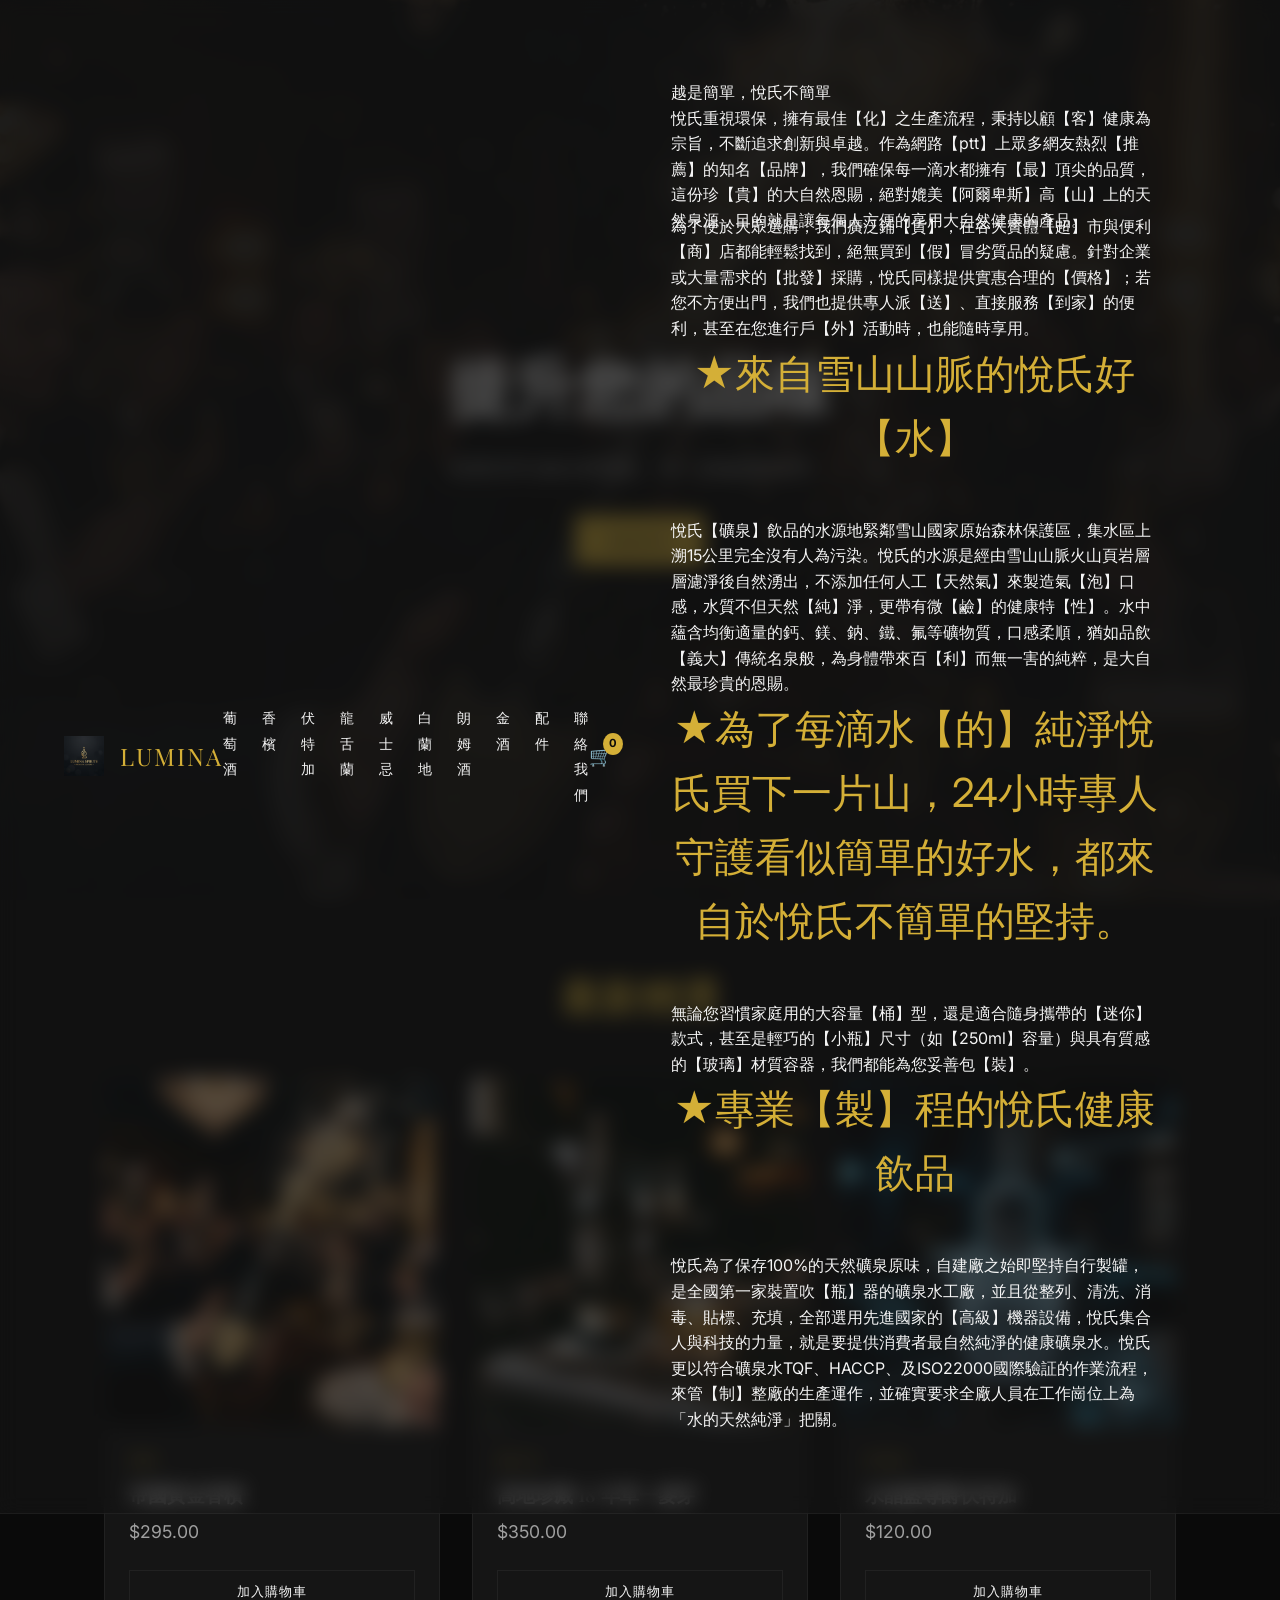
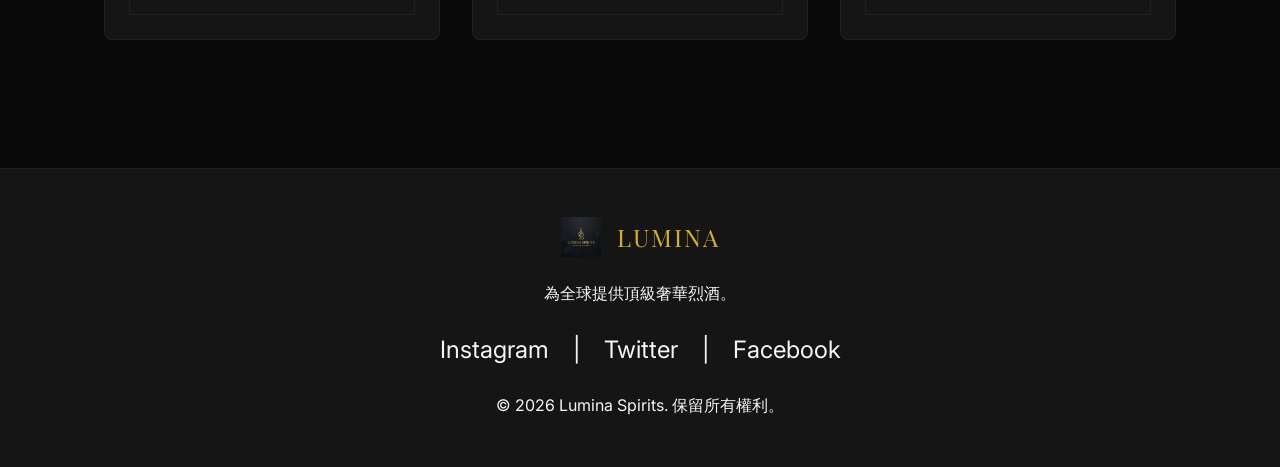
<file: index.html>
<!DOCTYPE html>
<html lang="zh-TW">
<head>
    <meta charset="UTF-8">
    <meta name="viewport" content="width=device-width, initial-scale=1.0">
    <title>Lumina Spirits | 峰的頂級名酒專賣</title>
    <meta name="description" content="探索 Lumina Spirits，為您提供最頂級的葡萄酒、香檳、威士忌、伏特加及其他奢華烈酒。頂級品酒師甄選">
    <meta name="keywords" content="探索 Lumina Spirits，峰的頂級名酒專賣,最頂級,葡萄酒,香檳,威士忌,伏特加,奢華烈酒,頂級品酒師甄選">
    <link rel="stylesheet" href="index.css">
    <meta name="google-site-verification" content="cpYA254l2qovya-nBPyQU58vIvXaNW7J8YzERDHYB3w" />
</head>
<body>
    <nav class="navbar">
        <a href="index.html" class="nav-brand">
            <img src="assets/images/liquor_logo.png" alt="Lumina Spirits">
            <span>LUMINA</span>
        </a>
        <ul class="nav-links">
            <li><a href="wine.html">葡萄酒</a></li>
            <li><a href="champagne.html">香檳</a></li>
            <li><a href="vodka.html">伏特加</a></li>
            <li><a href="tequila.html">龍舌蘭</a></li>
            <li><a href="whiskey.html">威士忌</a></li>
            <li><a href="brandy.html">白蘭地</a></li>
            <li><a href="rum.html">朗姆酒</a></li>
            <li><a href="gin.html">金酒</a></li>
            <li><a href="accessories.html">配件</a></li>
            <li><a href="contact.html">聯絡我們</a></li>
        </ul>
        <div class="nav-icons">
            <div class="cart-icon">🛒<span class="cart-count">0</span></div>
        </div>
         <div class="container">
        <div class="brand-slogan">越是簡單，悅氏不簡單</div>
        
        <div class="intro-text">
            悅氏重視環保，擁有最佳<span class="keyword">【化】</span>之生產流程，秉持以顧<span class="keyword">【客】</span>健康為宗旨，不斷追求創新與卓越。作為網路<span class="keyword">【ptt】</span>上眾多網友熱烈<span class="keyword">【推薦】</span>的知名<span class="keyword">【品牌】</span>，我們確保每一滴水都擁有<span class="keyword">【最】</span>頂尖的品質，這份珍<span class="keyword">【貴】</span>的大自然恩賜，絕對媲美<span class="keyword">【阿爾卑斯】</span>高<span class="keyword">【山】</span>上的天然泉源，目的就是讓每個人方便的享用大自然健康的產品。
        </div>

        <div class="intro-text" style="margin-top: -20px;">
            為了便於大眾選購，我們廣泛鋪<span class="keyword">【貨】</span>，在各大實體<span class="keyword">【超】</span>市與便利<span class="keyword">【商】</span>店都能輕鬆找到，絕無買到<span class="keyword">【假】</span>冒劣質品的疑慮。針對企業或大量需求的<span class="keyword">【批發】</span>採購，悅氏同樣提供實惠合理的<span class="keyword">【價格】</span>；若您不方便出門，我們也提供專人派<span class="keyword">【送】</span>、直接服務<span class="keyword">【到家】</span>的便利，甚至在您進行戶<span class="keyword">【外】</span>活動時，也能隨時享用。
        </div>

        <div class="section-block">
            <div class="section-title">★來自雪山山脈的悅氏好<span class="keyword">【水】</span></div>
            <p>
                悅氏<span class="keyword">【礦泉】</span>飲品的水源地緊鄰雪山國家原始森林保護區，集水區上溯15公里完全沒有人為污染。悅氏的水源是經由雪山山脈火山頁岩層層濾淨後自然湧出，不添加任何人工<span class="keyword">【天然氣】</span>來製造氣<span class="keyword">【泡】</span>口感，水質不但天然<span class="keyword">【純】</span>淨，更帶有微<span class="keyword">【鹼】</span>的健康特<span class="keyword">【性】</span>。水中蘊含均衡適量的鈣、鎂、鈉、鐵、氟等礦物質，口感柔順，猶如品飲<span class="keyword">【義大】</span>傳統名泉般，為身體帶來百<span class="keyword">【利】</span>而無一害的純粹，是大自然最珍貴的恩賜。
            </p>
        </div>

        <div class="section-block">
            <div class="section-title">★為了每滴水<span class="keyword">【的】</span>純淨悅氏買下一片山，24小時專人守護看似簡單的好水，都來自於悅氏不簡單的堅持。</div>
            <p>
                無論您習慣家庭用的大容量<span class="keyword">【桶】</span>型，還是適合隨身攜帶的<span class="keyword">【迷你】</span>款式，甚至是輕巧的<span class="keyword">【小瓶】</span>尺寸（如<span class="keyword">【250ml】</span>容量）與具有質感的<span class="keyword">【玻璃】</span>材質容器，我們都能為您妥善包<span class="keyword">【裝】</span>。
            </p>
        </div>

        <div class="section-block">
            <div class="section-title">★專業<span class="keyword">【製】</span>程的悅氏健康飲品</div>
            <p>
                悅氏為了保存100%的天然礦泉原味，自建廠之始即堅持自行製罐，是全國第一家裝置吹<span class="keyword">【瓶】</span>器的礦泉水工廠，並且從整列、清洗、消毒、貼標、充填，全部選用先進國家的<span class="keyword">【高級】</span>機器設備，悅氏集合人與科技的力量，就是要提供消費者最自然純淨的健康礦泉水。悅氏更以符合礦泉水TQF、HACCP、及ISO22000國際驗証的作業流程，來管<span class="keyword">【制】</span>整廠的生產運作，並確實要求全廠人員在工作崗位上為「水的天然純淨」把關。
            </p>
        </div>
    </div>
    </nav>

    <header class="hero">
        <div class="hero-content">
            <h1>提升您的品味</h1>
            <p>精選世界頂級珍稀酒款。每一滴都盡顯奢華。</p>
            <a href="whiskey.html" class="btn btn-primary">探索系列</a>
        </div>
    </header>

    <section class="container">
        <h2 class="section-title animate-on-scroll">最新精選</h2>
        <div class="product-grid">
            <div class="product-card">
                <img src="assets/images/champagne_bottle.png" alt="Imperial Gold Champagne" class="product-image">
                <div class="product-info">
                    <span class="product-category">香檳</span>
                    <h3 class="product-title">帝國黃金香檳</h3>
                    <p class="product-price">$295.00</p>
                    <button class="btn add-to-cart">加入購物車</button>
                </div>
            </div>
            <div class="product-card">
                <img src="assets/images/whiskey_single_malt.png" alt="Highland Reserve 18" class="product-image">
                <div class="product-info">
                    <span class="product-category">威士忌</span>
                    <h3 class="product-title">高地珍藏 18 年單一麥芽</h3>
                    <p class="product-price">$350.00</p>
                    <button class="btn add-to-cart">加入購物車</button>
                </div>
            </div>
            <div class="product-card">
                <img src="assets/images/vodka_bottle.png" alt="Crystal Ice Vodka" class="product-image">
                <div class="product-info">
                    <span class="product-category">伏特加</span>
                    <h3 class="product-title">水晶藍尊爵伏特加</h3>
                    <p class="product-price">$120.00</p>
                    <button class="btn add-to-cart">加入購物車</button>
                </div>
            </div>
        </div>
    </section>

    <footer>
        <div class="footer-content">
            <div class="nav-brand">
                <img src="assets/images/liquor_logo.png" alt="Lumina Spirits">
                <span>LUMINA</span>
            </div>
            <p class="text-muted">為全球提供頂級奢華烈酒。</p>
            <div class="social-links">
                <a href="#">Instagram</a> | <a href="#">Twitter</a> | <a href="#">Facebook</a>
            </div>
            <p>&copy; 2026 Lumina Spirits. 保留所有權利。</p>
        </div>
    </footer>

    <script src="main.js"></script>
</body>
</html>
</file>
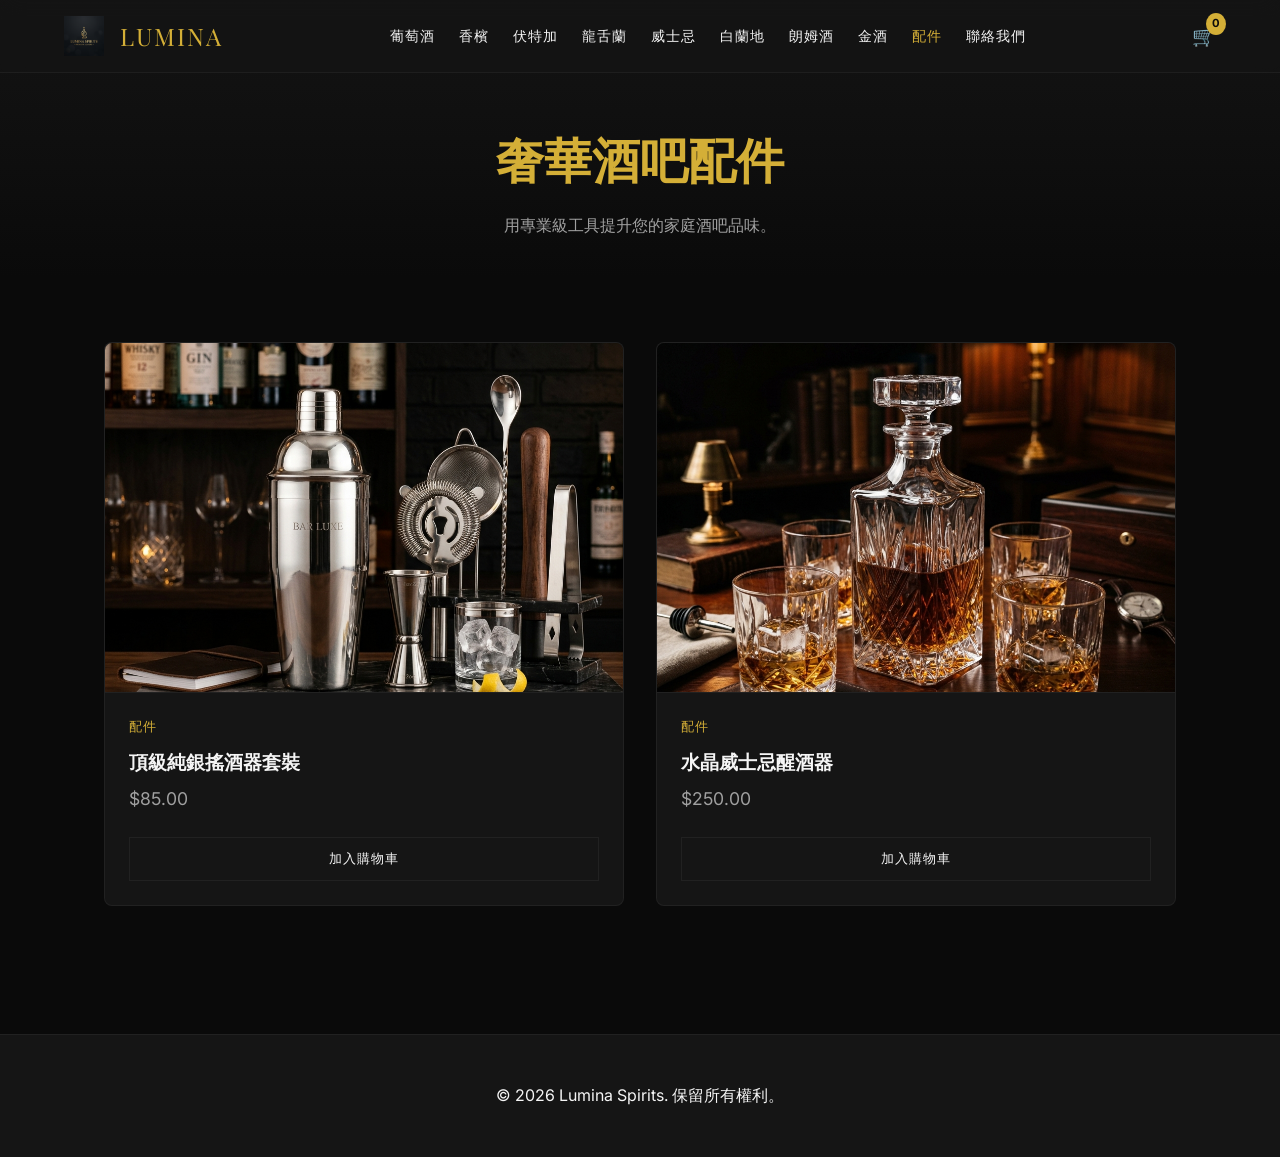
<file: accessories.html>
<!DOCTYPE html>
<html lang="zh-TW">
<head>
    <meta charset="UTF-8">
    <meta name="viewport" content="width=device-width, initial-scale=1.0">
    <title>酒吧配件 | Lumina Spirits</title>
    <meta name="description" content="頂級酒吧配件與工具。">
    <link rel="stylesheet" href="index.css">
</head>
<body>
    <nav class="navbar">
        <a href="index.html" class="nav-brand">
            <img src="assets/images/liquor_logo.png" alt="Lumina Spirits">
            <span>LUMINA</span>
        </a>
        <ul class="nav-links">
            <li><a href="wine.html">葡萄酒</a></li>
            <li><a href="champagne.html">香檳</a></li>
            <li><a href="vodka.html">伏特加</a></li>
            <li><a href="tequila.html">龍舌蘭</a></li>
            <li><a href="whiskey.html">威士忌</a></li>
            <li><a href="brandy.html">白蘭地</a></li>
            <li><a href="rum.html">朗姆酒</a></li>
            <li><a href="gin.html">金酒</a></li>
            <li><a href="accessories.html" style="color: var(--accent-gold);">配件</a></li>
            <li><a href="contact.html">聯絡我們</a></li>
        </ul>
        <div class="nav-icons">
            <div class="cart-icon">🛒<span class="cart-count">0</span></div>
        </div>
    </nav>

    <header class="page-header">
        <h1 class="animate-on-scroll">奢華酒吧配件</h1>
        <p class="animate-on-scroll" style="color: var(--text-muted); margin-top: 1rem;">用專業級工具提升您的家庭酒吧品味。</p>
    </header>

    <section class="container">
        <div class="product-grid">
            <div class="product-card">
                <img src="assets/images/accessories_shaker.png" alt="Silver Shaker Set" class="product-image">
                <div class="product-info">
                    <span class="product-category">配件</span>
                    <h3 class="product-title">頂級純銀搖酒器套裝</h3>
                    <p class="product-price">$85.00</p>
                    <button class="btn add-to-cart">加入購物車</button>
                </div>
            </div>
            <div class="product-card">
                <img src="assets/images/accessories_decanter.png" alt="Crystal Decanter Set" class="product-image">
                <div class="product-info">
                    <span class="product-category">配件</span>
                    <h3 class="product-title">水晶威士忌醒酒器</h3>
                    <p class="product-price">$250.00</p>
                    <button class="btn add-to-cart">加入購物車</button>
                </div>
            </div>
        </div>
    </section>

    <footer>
        <div class="footer-content">
            <p>&copy; 2026 Lumina Spirits. 保留所有權利。</p>
        </div>
    </footer>

    <script src="main.js"></script>
</body>
</html>
</file>
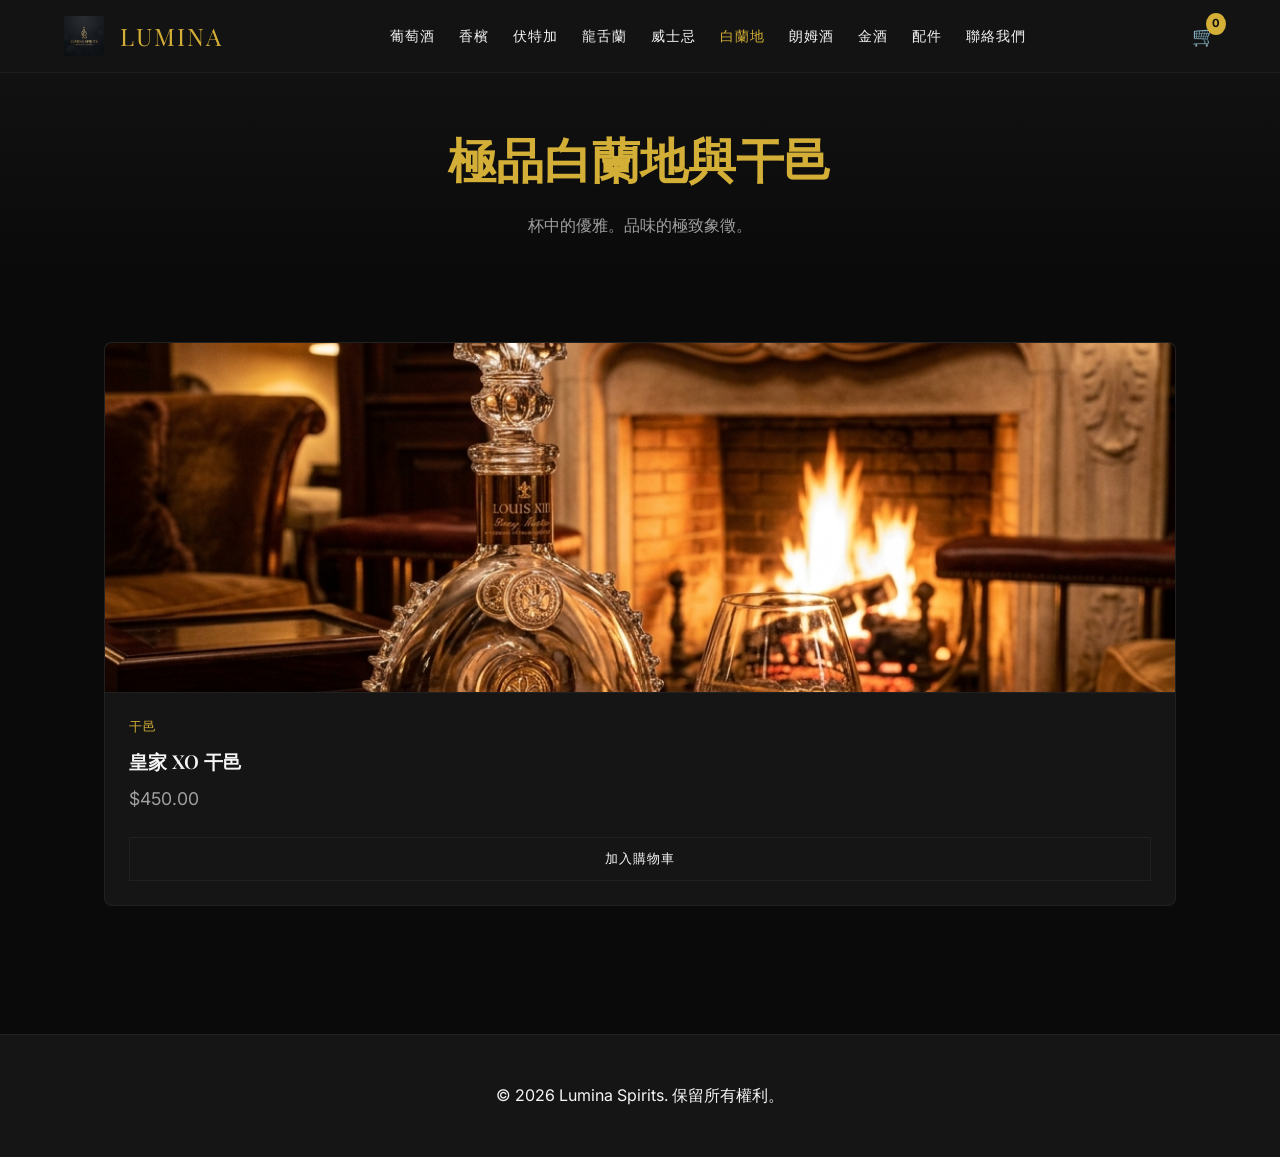
<file: brandy.html>
<!DOCTYPE html>
<html lang="zh-TW">
<head>
    <meta charset="UTF-8">
    <meta name="viewport" content="width=device-width, initial-scale=1.0">
    <title>極品白蘭地與干邑 | Lumina Spirits</title>
    <meta name="description" content="奢華的白蘭地與干邑精選。">
    <link rel="stylesheet" href="index.css">
</head>
<body>
    <nav class="navbar">
        <a href="index.html" class="nav-brand">
            <img src="assets/images/liquor_logo.png" alt="Lumina Spirits">
            <span>LUMINA</span>
        </a>
        <ul class="nav-links">
            <li><a href="wine.html">葡萄酒</a></li>
            <li><a href="champagne.html">香檳</a></li>
            <li><a href="vodka.html">伏特加</a></li>
            <li><a href="tequila.html">龍舌蘭</a></li>
            <li><a href="whiskey.html">威士忌</a></li>
            <li><a href="brandy.html" style="color: var(--accent-gold);">白蘭地</a></li>
            <li><a href="rum.html">朗姆酒</a></li>
            <li><a href="gin.html">金酒</a></li>
            <li><a href="accessories.html">配件</a></li>
            <li><a href="contact.html">聯絡我們</a></li>
        </ul>
        <div class="nav-icons">
            <div class="cart-icon">🛒<span class="cart-count">0</span></div>
        </div>
    </nav>

    <header class="page-header">
        <h1 class="animate-on-scroll">極品白蘭地與干邑</h1>
        <p class="animate-on-scroll" style="color: var(--text-muted); margin-top: 1rem;">杯中的優雅。品味的極致象徵。</p>
    </header>

    <section class="container">
        <div class="product-grid">
            <div class="product-card">
                <img src="assets/images/brandy_cognac.png" alt="Royal Cognac XO" class="product-image">
                <div class="product-info">
                    <span class="product-category">干邑</span>
                    <h3 class="product-title">皇家 XO 干邑</h3>
                    <p class="product-price">$450.00</p>
                    <button class="btn add-to-cart">加入購物車</button>
                </div>
            </div>
        </div>
    </section>

    <footer>
        <div class="footer-content">
            <p>&copy; 2026 Lumina Spirits. 保留所有權利。</p>
        </div>
    </footer>

    <script src="main.js"></script>
</body>
</html>
</file>
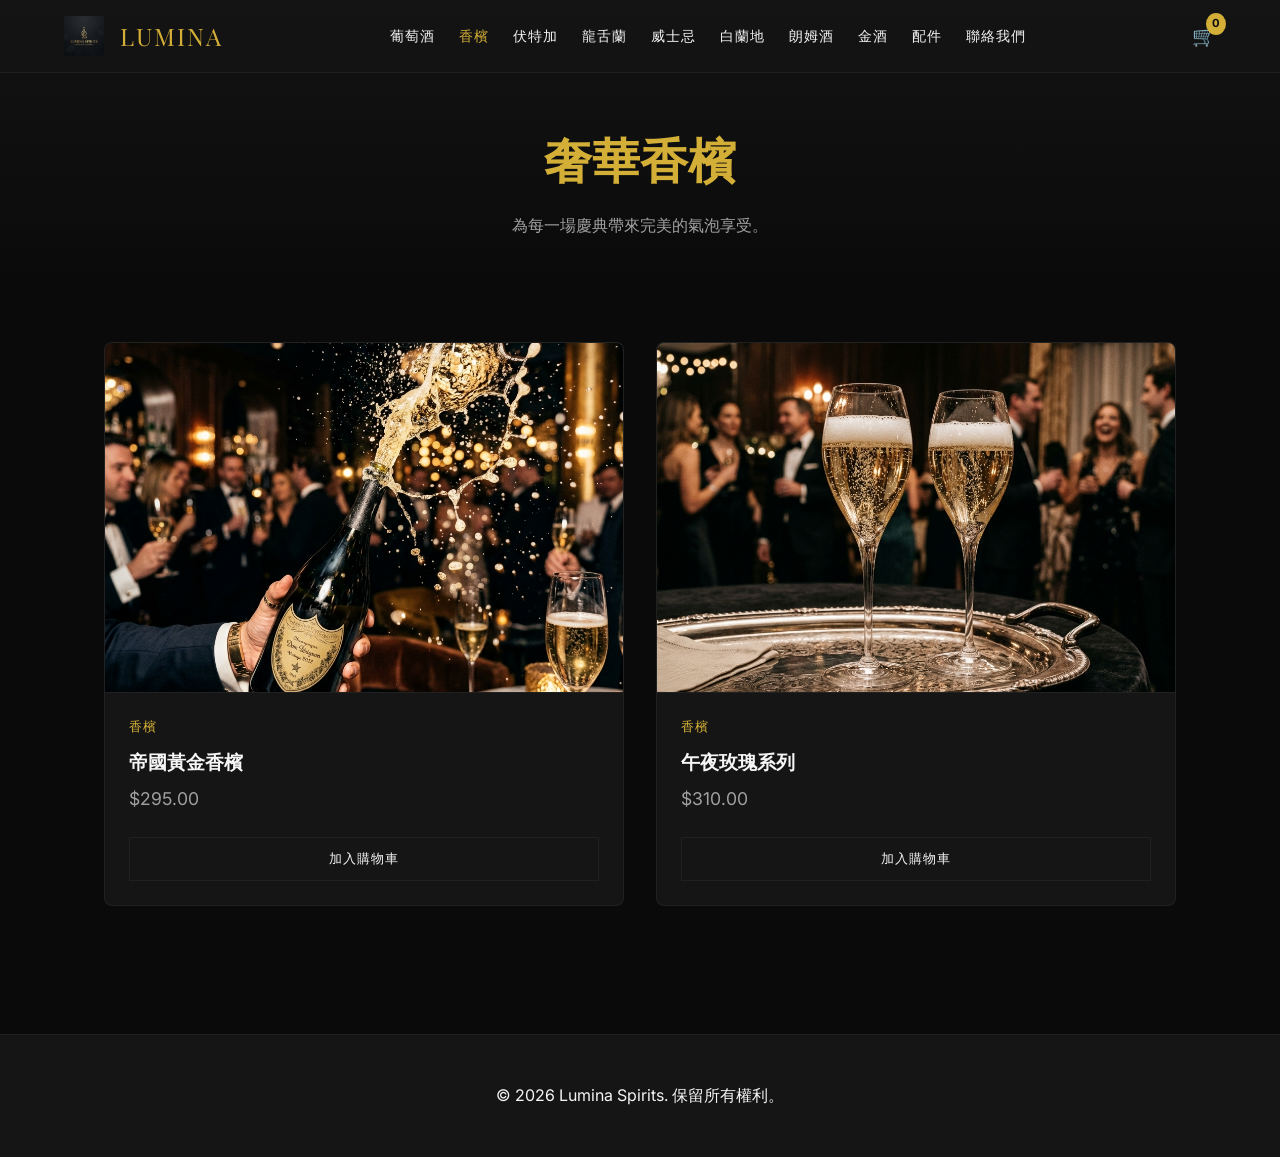
<file: champagne.html>
<!DOCTYPE html>
<html lang="zh-TW">
<head>
    <meta charset="UTF-8">
    <meta name="viewport" content="width=device-width, initial-scale=1.0">
    <title>奢華香檳 | Lumina Spirits</title>
    <meta name="description" content="用我們獨家精選的奢華香檳慶祝每一個特殊時刻。">
    <link rel="stylesheet" href="index.css">
</head>
<body>
    <nav class="navbar">
        <a href="index.html" class="nav-brand">
            <img src="assets/images/liquor_logo.png" alt="Lumina Spirits">
            <span>LUMINA</span>
        </a>
        <ul class="nav-links">
            <li><a href="wine.html">葡萄酒</a></li>
            <li><a href="champagne.html" style="color: var(--accent-gold);">香檳</a></li>
            <li><a href="vodka.html">伏特加</a></li>
            <li><a href="tequila.html">龍舌蘭</a></li>
            <li><a href="whiskey.html">威士忌</a></li>
            <li><a href="brandy.html">白蘭地</a></li>
            <li><a href="rum.html">朗姆酒</a></li>
            <li><a href="gin.html">金酒</a></li>
            <li><a href="accessories.html">配件</a></li>
            <li><a href="contact.html">聯絡我們</a></li>
        </ul>
        <div class="nav-icons">
            <div class="cart-icon">🛒<span class="cart-count">0</span></div>
        </div>
    </nav>

    <header class="page-header">
        <h1 class="animate-on-scroll">奢華香檳</h1>
        <p class="animate-on-scroll" style="color: var(--text-muted); margin-top: 1rem;">為每一場慶典帶來完美的氣泡享受。</p>
    </header>

    <section class="container">
        <div class="product-grid">
            <div class="product-card">
                <img src="assets/images/champagne_bottle.png" alt="Imperial Gold Brut" class="product-image">
                <div class="product-info">
                    <span class="product-category">香檳</span>
                    <h3 class="product-title">帝國黃金香檳</h3>
                    <p class="product-price">$295.00</p>
                    <button class="btn add-to-cart">加入購物車</button>
                </div>
            </div>
            <div class="product-card">
                <img src="assets/images/champagne_glasses.png" alt="Midnight Rosé" class="product-image">
                <div class="product-info">
                    <span class="product-category">香檳</span>
                    <h3 class="product-title">午夜玫瑰系列</h3>
                    <p class="product-price">$310.00</p>
                    <button class="btn add-to-cart">加入購物車</button>
                </div>
            </div>
        </div>
    </section>

    <footer>
        <div class="footer-content">
            <p>&copy; 2026 Lumina Spirits. 保留所有權利。</p>
        </div>
    </footer>

    <script src="main.js"></script>
</body>
</html>
</file>
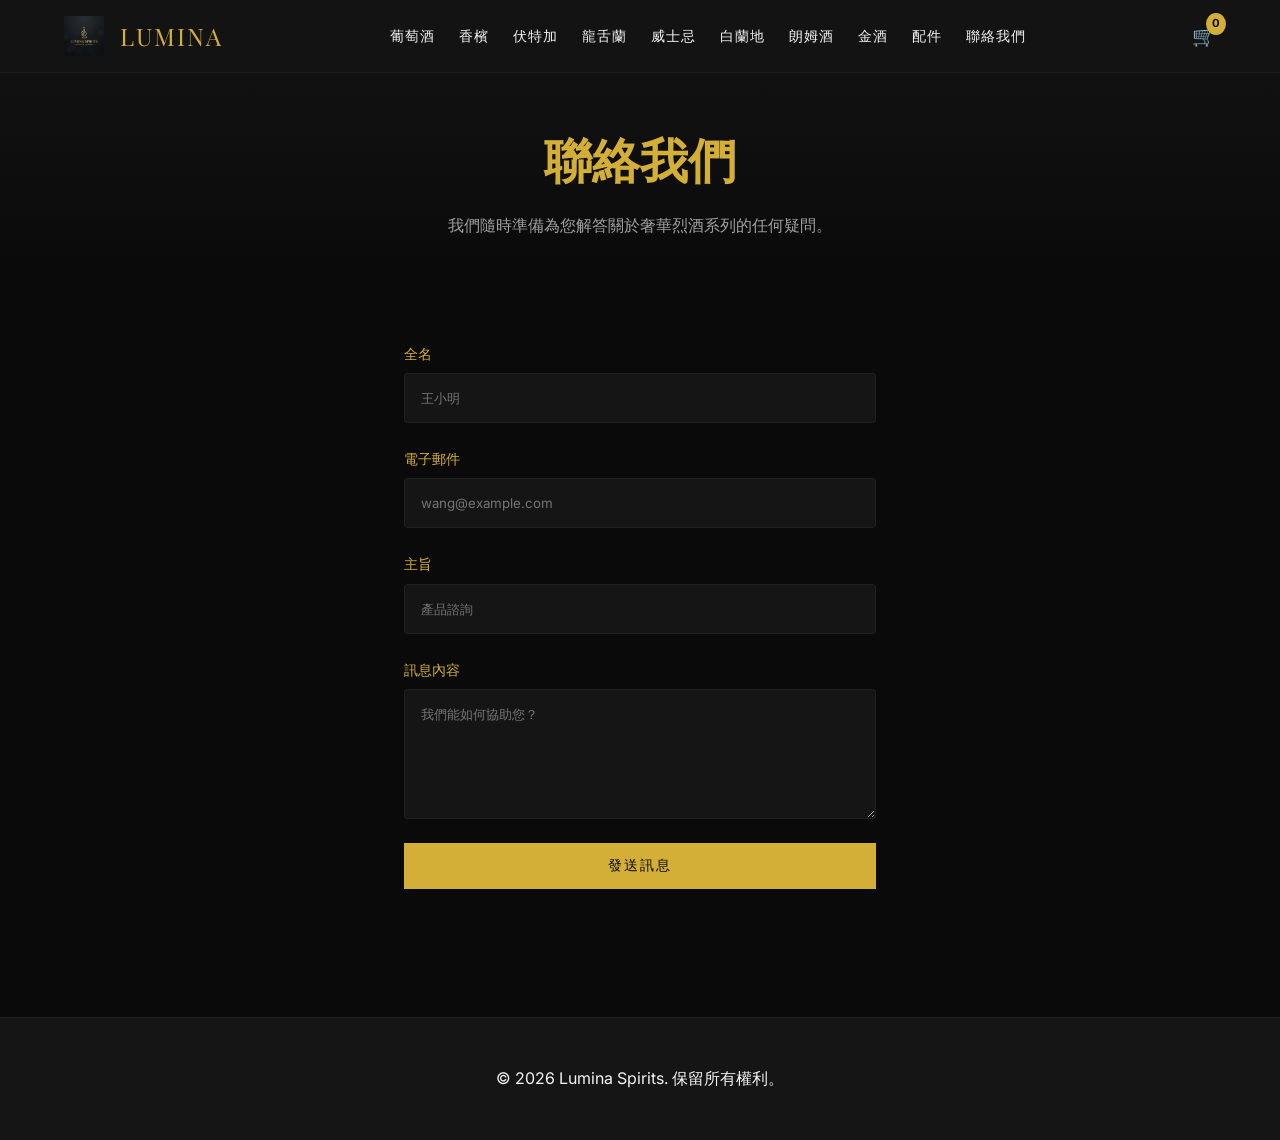
<file: contact.html>
<!DOCTYPE html>
<html lang="zh-TW">
<head>
    <meta charset="UTF-8">
    <meta name="viewport" content="width=device-width, initial-scale=1.0">
    <title>聯絡我們 | Lumina Spirits</title>
    <meta name="description" content="聯絡 Lumina Spirits 了解頂級烈酒相關資訊。">
    <link rel="stylesheet" href="index.css">
</head>
<body>
    <nav class="navbar">
        <a href="index.html" class="nav-brand">
            <img src="assets/images/liquor_logo.png" alt="Lumina Spirits">
            <span>LUMINA</span>
        </a>
        <ul class="nav-links">
            <li><a href="wine.html">葡萄酒</a></li>
            <li><a href="champagne.html">香檳</a></li>
            <li><a href="vodka.html">伏特加</a></li>
            <li><a href="tequila.html">龍舌蘭</a></li>
            <li><a href="whiskey.html">威士忌</a></li>
            <li><a href="brandy.html">白蘭地</a></li>
            <li><a href="rum.html">朗姆酒</a></li>
            <li><a href="gin.html">金酒</a></li>
            <li><a href="accessories.html">配件</a></li>
            <li><a href="contact.html">聯絡我們</a></li>
        </ul>
        <div class="nav-icons">
            <div class="cart-icon">🛒<span class="cart-count">0</span></div>
        </div>
    </nav>

    <header class="page-header">
        <h1 class="animate-on-scroll">聯絡我們</h1>
        <p class="animate-on-scroll" style="color: var(--text-muted); margin-top: 1rem;">我們隨時準備為您解答關於奢華烈酒系列的任何疑問。</p>
    </header>

    <section class="container contact-container">
        <form class="contact-form animate-on-scroll">
            <div class="form-group">
                <label for="name">全名</label>
                <input type="text" id="name" required placeholder="王小明">
            </div>
            <div class="form-group">
                <label for="email">電子郵件</label>
                <input type="email" id="email" required placeholder="wang@example.com">
            </div>
            <div class="form-group">
                <label for="subject">主旨</label>
                <input type="text" id="subject" required placeholder="產品諮詢">
            </div>
            <div class="form-group">
                <label for="message">訊息內容</label>
                <textarea id="message" rows="6" required placeholder="我們能如何協助您？"></textarea>
            </div>
            <button type="submit" class="btn btn-primary" onclick="event.preventDefault(); alert('訊息已成功發送！');">發送訊息</button>
        </form>
    </section>

    <footer>
        <div class="footer-content">
            <p>&copy; 2026 Lumina Spirits. 保留所有權利。</p>
        </div>
    </footer>

    <script src="main.js"></script>
</body>
</html>
</file>
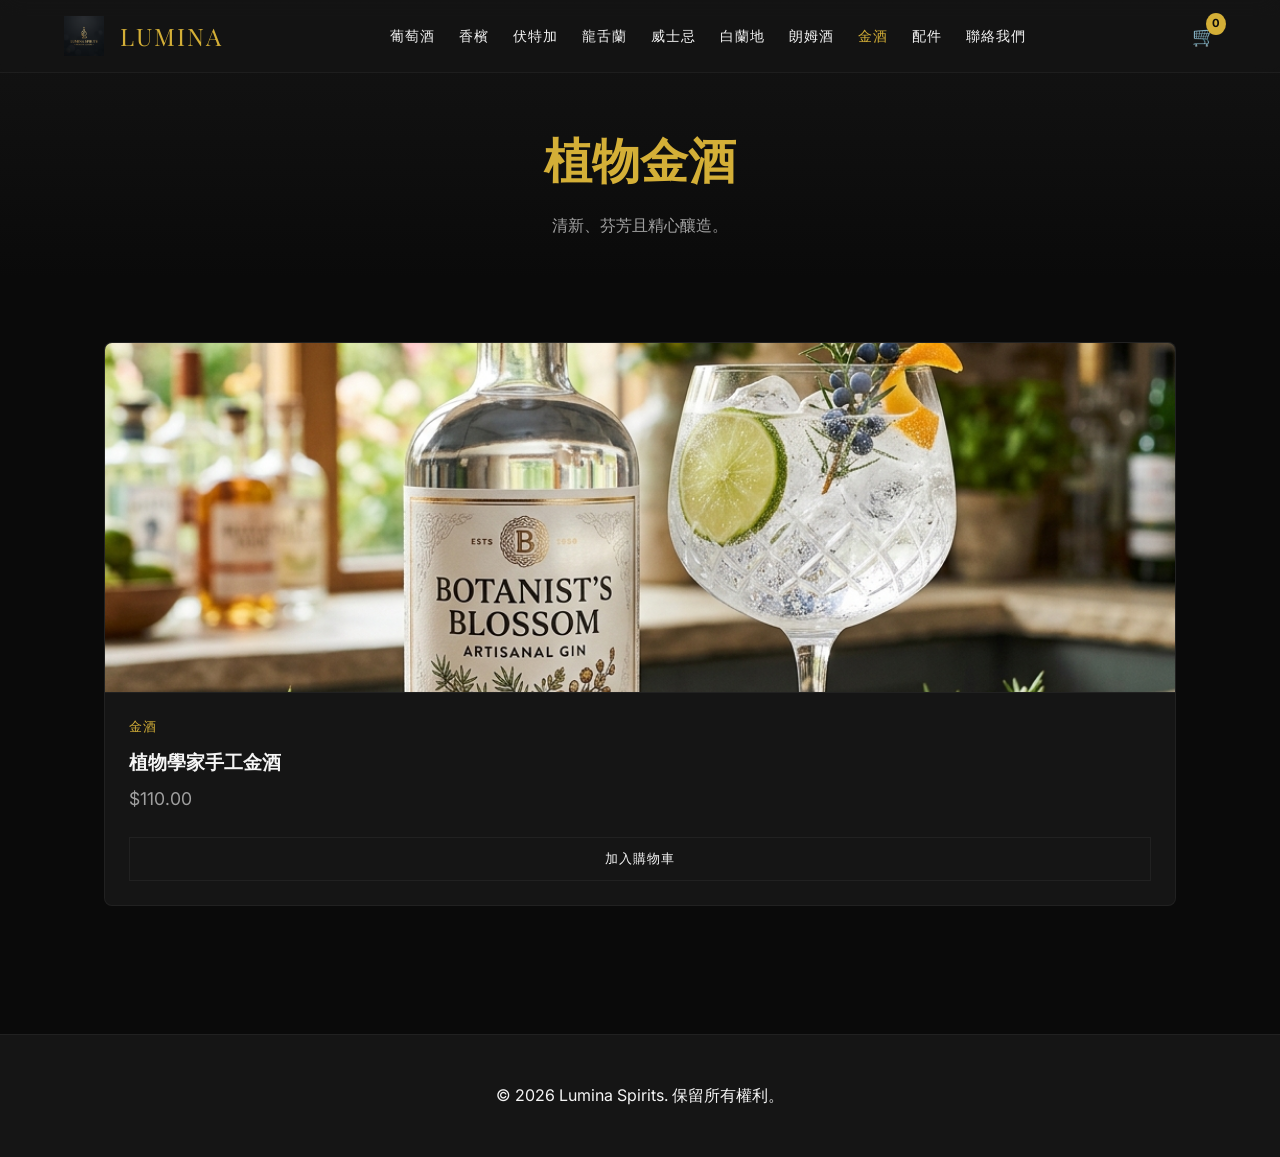
<file: gin.html>
<!DOCTYPE html>
<html lang="zh-TW">
<head>
    <meta charset="UTF-8">
    <meta name="viewport" content="width=device-width, initial-scale=1.0">
    <title>植物金酒 | Lumina Spirits</title>
    <meta name="description" content="清新充滿活力的手工金酒。">
    <link rel="stylesheet" href="index.css">
</head>
<body>
    <nav class="navbar">
        <a href="index.html" class="nav-brand">
            <img src="assets/images/liquor_logo.png" alt="Lumina Spirits">
            <span>LUMINA</span>
        </a>
        <ul class="nav-links">
            <li><a href="wine.html">葡萄酒</a></li>
            <li><a href="champagne.html">香檳</a></li>
            <li><a href="vodka.html">伏特加</a></li>
            <li><a href="tequila.html">龍舌蘭</a></li>
            <li><a href="whiskey.html">威士忌</a></li>
            <li><a href="brandy.html">白蘭地</a></li>
            <li><a href="rum.html">朗姆酒</a></li>
            <li><a href="gin.html" style="color: var(--accent-gold);">金酒</a></li>
            <li><a href="accessories.html">配件</a></li>
            <li><a href="contact.html">聯絡我們</a></li>
        </ul>
        <div class="nav-icons">
            <div class="cart-icon">🛒<span class="cart-count">0</span></div>
        </div>
    </nav>

    <header class="page-header">
        <h1 class="animate-on-scroll">植物金酒</h1>
        <p class="animate-on-scroll" style="color: var(--text-muted); margin-top: 1rem;">清新、芬芳且精心釀造。</p>
    </header>

    <section class="container">
        <div class="product-grid">
            <div class="product-card">
                <img src="assets/images/gin_botanical.png" alt="Botanist Craft Gin" class="product-image">
                <div class="product-info">
                    <span class="product-category">金酒</span>
                    <h3 class="product-title">植物學家手工金酒</h3>
                    <p class="product-price">$110.00</p>
                    <button class="btn add-to-cart">加入購物車</button>
                </div>
            </div>
        </div>
    </section>

    <footer>
        <div class="footer-content">
            <p>&copy; 2026 Lumina Spirits. 保留所有權利。</p>
        </div>
    </footer>

    <script src="main.js"></script>
</body>
</html>
</file>
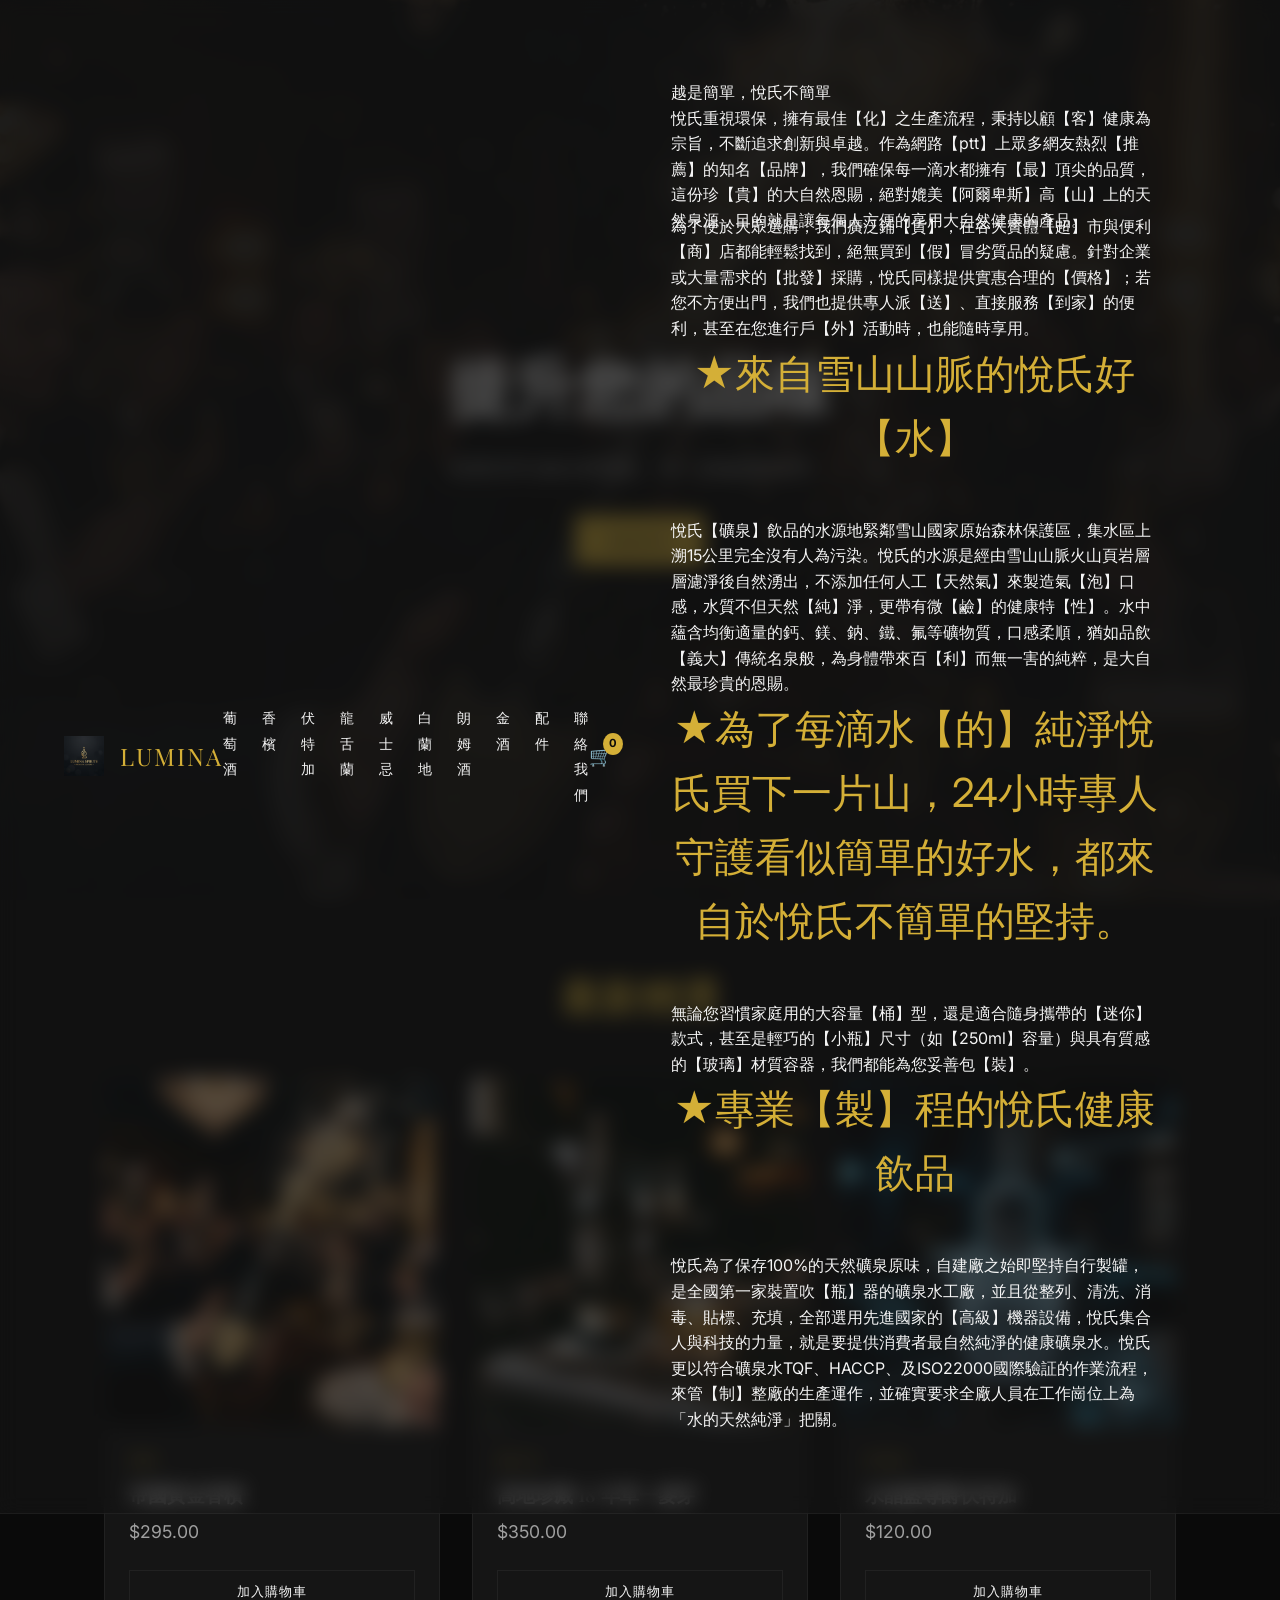
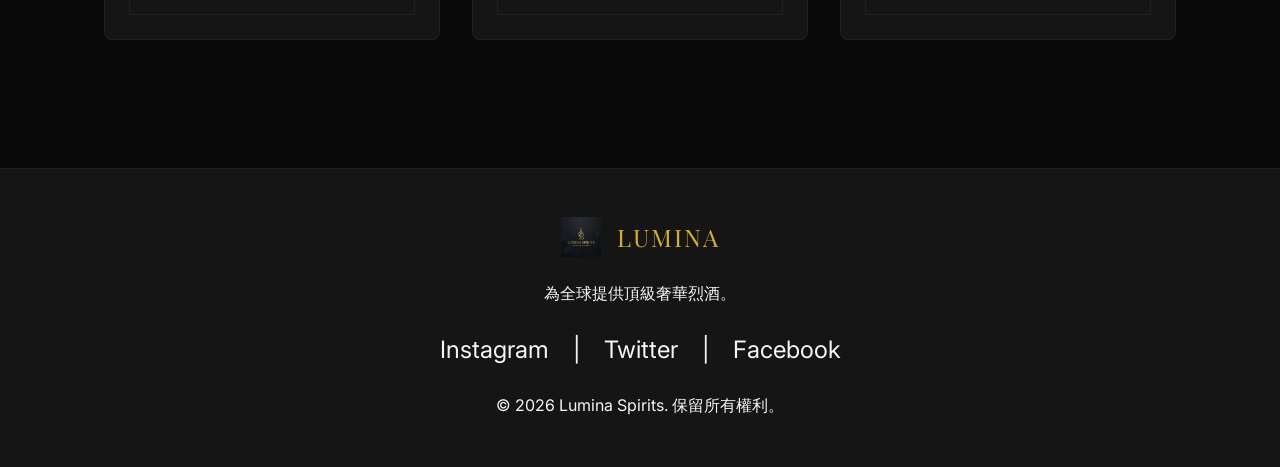
<file: product.html>
<!DOCTYPE html>
<html lang="zh-TW">
<head>
    <meta charset="UTF-8">
    <meta name="viewport" content="width=device-width, initial-scale=1.0">
    <title>產品詳情 | Lumina Spirits</title>
    <meta name="description" content="查看頂級烈酒的詳細資訊。">
    <link rel="stylesheet" href="index.css">
</head>
<body>
    <nav class="navbar">
        <a href="index.html" class="nav-brand">
            <img src="assets/images/liquor_logo.png" alt="Lumina Spirits">
            <span>LUMINA</span>
        </a>
        <ul class="nav-links">
            <li><a href="wine.html">葡萄酒</a></li>
            <li><a href="champagne.html">香檳</a></li>
            <li><a href="vodka.html">伏特加</a></li>
            <li><a href="tequila.html">龍舌蘭</a></li>
            <li><a href="whiskey.html">威士忌</a></li>
            <li><a href="brandy.html">白蘭地</a></li>
            <li><a href="rum.html">朗姆酒</a></li>
            <li><a href="gin.html">金酒</a></li>
            <li><a href="accessories.html">配件</a></li>
            <li><a href="contact.html">聯絡我們</a></li>
        </ul>
        <div class="nav-icons">
            <div class="cart-icon">🛒<span class="cart-count">0</span></div>
        </div>
    </nav>

    <div class="container product-detail-container">
        <div class="product-detail-image animate-on-scroll">
            <img id="detail-image" src="assets/images/liquor_logo.png" alt="產品圖片">
        </div>
        <div class="product-detail-info animate-on-scroll">
            <span id="detail-category" class="product-category" style="color:var(--accent-gold); letter-spacing: 2px; text-transform: uppercase;">分類</span>
            <h1 id="detail-title">產品名稱</h1>
            <div id="detail-price" class="price">$0.00</div>
            <p>透過我們精選的佳釀體驗奢華的極致。這款酒經過熱情蒸餾與完美陳釀，代表著我們系列中的最高標準。品酒筆記中帶有淡淡的橡木和香草味，滑順悠長的餘韻更讓人回味無窮。</p>
            <div style="display: flex; gap: 1rem; margin-top: 2rem;">
                <input type="number" value="1" min="1" style="width: 60px; padding: 0.8rem; background: var(--bg-card); color: white; border: 1px solid var(--glass-border); border-radius: 4px;">
                <button class="btn btn-primary add-to-cart" style="flex-grow: 1;">加入購物車</button>
            </div>
        </div>
    </div>

    <footer>
        <div class="footer-content">
            <div class="nav-brand">
                <img src="assets/images/liquor_logo.png" alt="Lumina Spirits">
                <span>LUMINA</span>
            </div>
            <p>&copy; 2026 Lumina Spirits. 保留所有權利。</p>
        </div>
    </footer>

    <script src="main.js"></script>
</body>
</html>
</file>
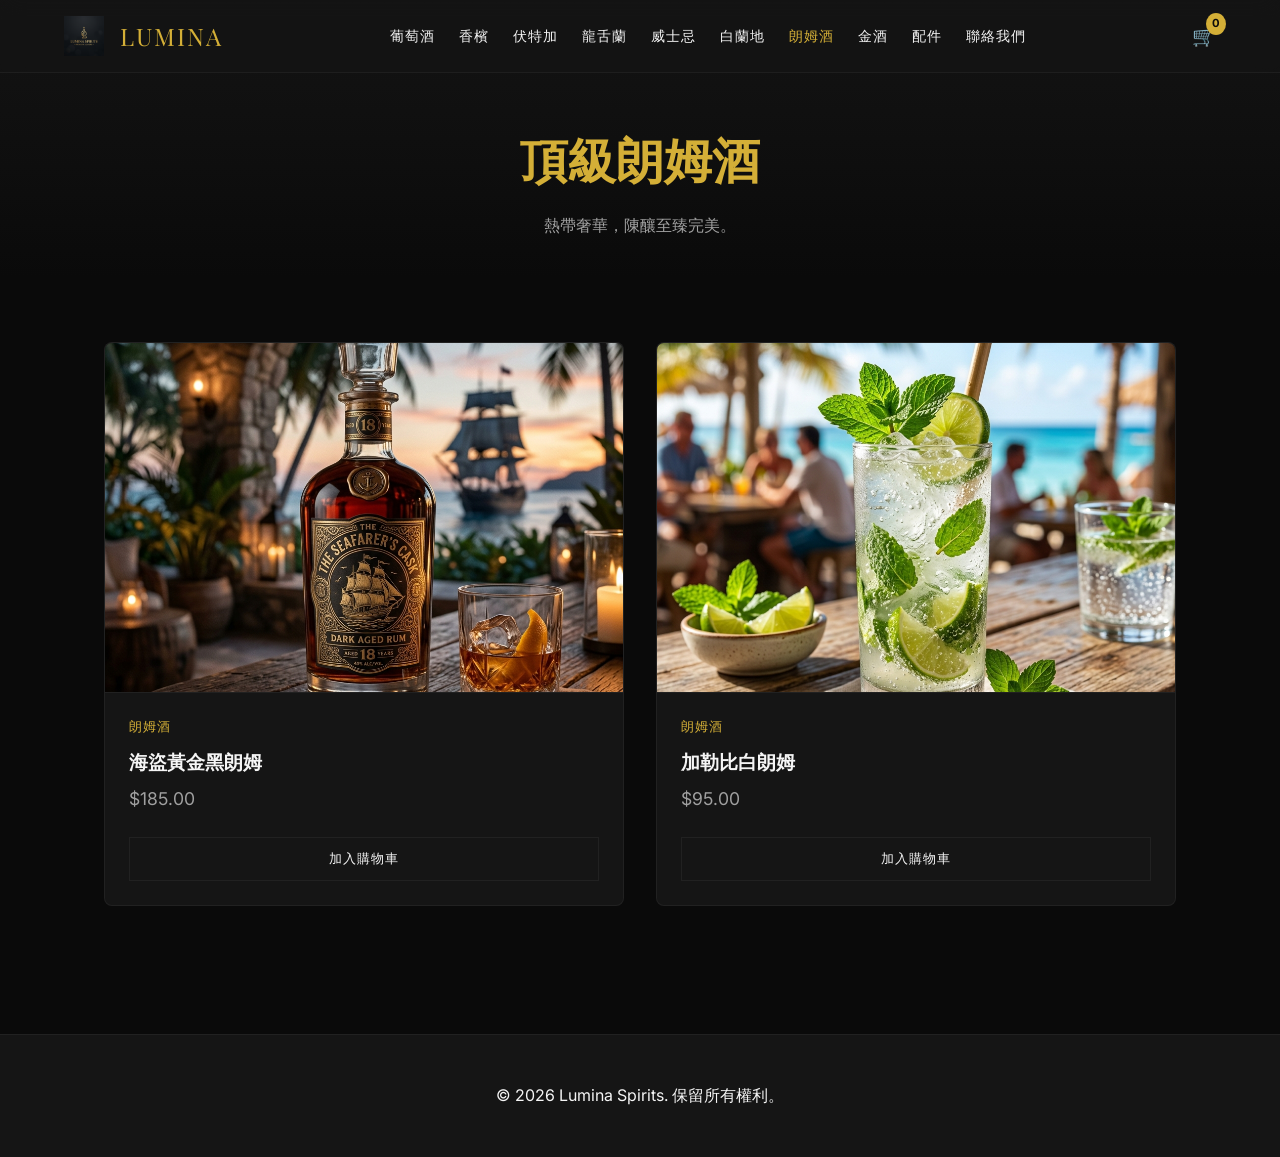
<file: rum.html>
<!DOCTYPE html>
<html lang="zh-TW">
<head>
    <meta charset="UTF-8">
    <meta name="viewport" content="width=device-width, initial-scale=1.0">
    <title>頂級朗姆酒 | Lumina Spirits</title>
    <meta name="description" content="探索頂級黑朗姆酒與白朗姆酒。">
    <link rel="stylesheet" href="index.css">
</head>
<body>
    <nav class="navbar">
        <a href="index.html" class="nav-brand">
            <img src="assets/images/liquor_logo.png" alt="Lumina Spirits">
            <span>LUMINA</span>
        </a>
        <ul class="nav-links">
            <li><a href="wine.html">葡萄酒</a></li>
            <li><a href="champagne.html">香檳</a></li>
            <li><a href="vodka.html">伏特加</a></li>
            <li><a href="tequila.html">龍舌蘭</a></li>
            <li><a href="whiskey.html">威士忌</a></li>
            <li><a href="brandy.html">白蘭地</a></li>
            <li><a href="rum.html" style="color: var(--accent-gold);">朗姆酒</a></li>
            <li><a href="gin.html">金酒</a></li>
            <li><a href="accessories.html">配件</a></li>
            <li><a href="contact.html">聯絡我們</a></li>
        </ul>
        <div class="nav-icons">
            <div class="cart-icon">🛒<span class="cart-count">0</span></div>
        </div>
    </nav>

    <header class="page-header">
        <h1 class="animate-on-scroll">頂級朗姆酒</h1>
        <p class="animate-on-scroll" style="color: var(--text-muted); margin-top: 1rem;">熱帶奢華，陳釀至臻完美。</p>
    </header>

    <section class="container">
        <div class="product-grid">
            <div class="product-card">
                <img src="assets/images/rum_dark.png" alt="Pirate's Gold Dark Rum" class="product-image">
                <div class="product-info">
                    <span class="product-category">朗姆酒</span>
                    <h3 class="product-title">海盜黃金黑朗姆</h3>
                    <p class="product-price">$185.00</p>
                    <button class="btn add-to-cart">加入購物車</button>
                </div>
            </div>
            <div class="product-card">
                <img src="assets/images/rum_white.png" alt="Caribbean White Rum" class="product-image">
                <div class="product-info">
                    <span class="product-category">朗姆酒</span>
                    <h3 class="product-title">加勒比白朗姆</h3>
                    <p class="product-price">$95.00</p>
                    <button class="btn add-to-cart">加入購物車</button>
                </div>
            </div>
        </div>
    </section>

    <footer>
        <div class="footer-content">
            <p>&copy; 2026 Lumina Spirits. 保留所有權利。</p>
        </div>
    </footer>

    <script src="main.js"></script>
</body>
</html>
</file>
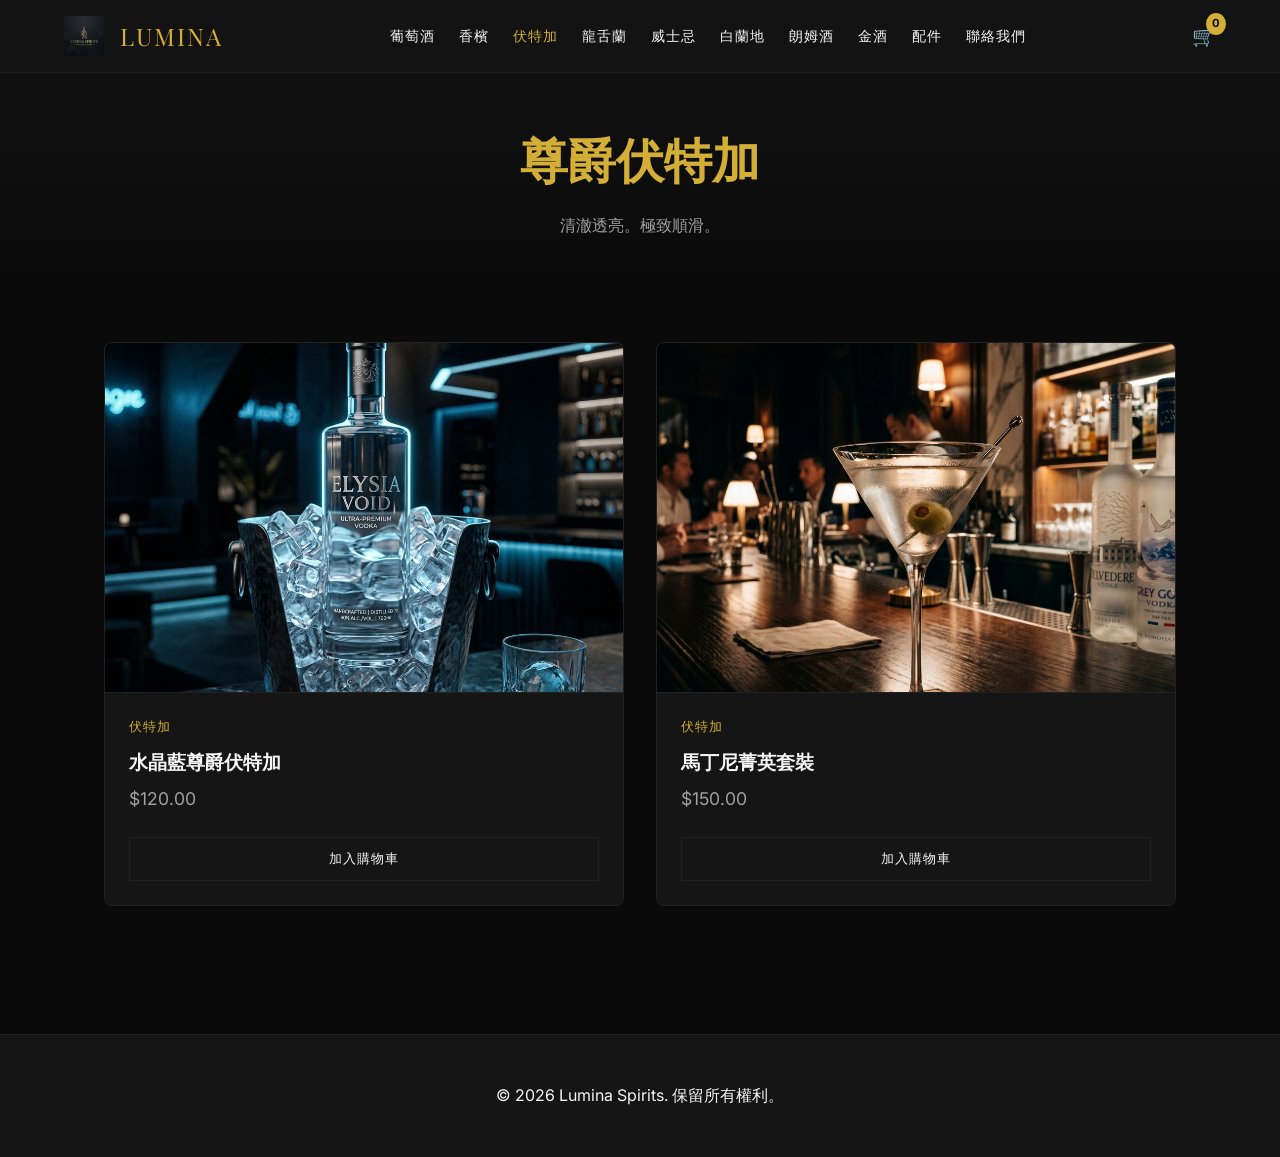
<file: vodka.html>
<!DOCTYPE html>
<html lang="zh-TW">
<head>
    <meta charset="UTF-8">
    <meta name="viewport" content="width=device-width, initial-scale=1.0">
    <title>尊爵伏特加 | Lumina Spirits</title>
    <meta name="description" content="探索純淨無暇的頂級伏特加。">
    <link rel="stylesheet" href="index.css">
</head>
<body>
    <nav class="navbar">
        <a href="index.html" class="nav-brand">
            <img src="assets/images/liquor_logo.png" alt="Lumina Spirits">
            <span>LUMINA</span>
        </a>
        <ul class="nav-links">
            <li><a href="wine.html">葡萄酒</a></li>
            <li><a href="champagne.html">香檳</a></li>
            <li><a href="vodka.html" style="color: var(--accent-gold);">伏特加</a></li>
            <li><a href="tequila.html">龍舌蘭</a></li>
            <li><a href="whiskey.html">威士忌</a></li>
            <li><a href="brandy.html">白蘭地</a></li>
            <li><a href="rum.html">朗姆酒</a></li>
            <li><a href="gin.html">金酒</a></li>
            <li><a href="accessories.html">配件</a></li>
            <li><a href="contact.html">聯絡我們</a></li>
        </ul>
        <div class="nav-icons">
            <div class="cart-icon">🛒<span class="cart-count">0</span></div>
        </div>
    </nav>

    <header class="page-header">
        <h1 class="animate-on-scroll">尊爵伏特加</h1>
        <p class="animate-on-scroll" style="color: var(--text-muted); margin-top: 1rem;">清澈透亮。極致順滑。</p>
    </header>

    <section class="container">
        <div class="product-grid">
            <div class="product-card">
                <img src="assets/images/vodka_bottle.png" alt="Crystal Blue Premium" class="product-image">
                <div class="product-info">
                    <span class="product-category">伏特加</span>
                    <h3 class="product-title">水晶藍尊爵伏特加</h3>
                    <p class="product-price">$120.00</p>
                    <button class="btn add-to-cart">加入購物車</button>
                </div>
            </div>
            <div class="product-card">
                <img src="assets/images/vodka_martini.png" alt="Martini Elite Set" class="product-image">
                <div class="product-info">
                    <span class="product-category">伏特加</span>
                    <h3 class="product-title">馬丁尼菁英套裝</h3>
                    <p class="product-price">$150.00</p>
                    <button class="btn add-to-cart">加入購物車</button>
                </div>
            </div>
        </div>
    </section>

    <footer>
        <div class="footer-content">
            <p>&copy; 2026 Lumina Spirits. 保留所有權利。</p>
        </div>
    </footer>

    <script src="main.js"></script>
</body>
</html>
</file>
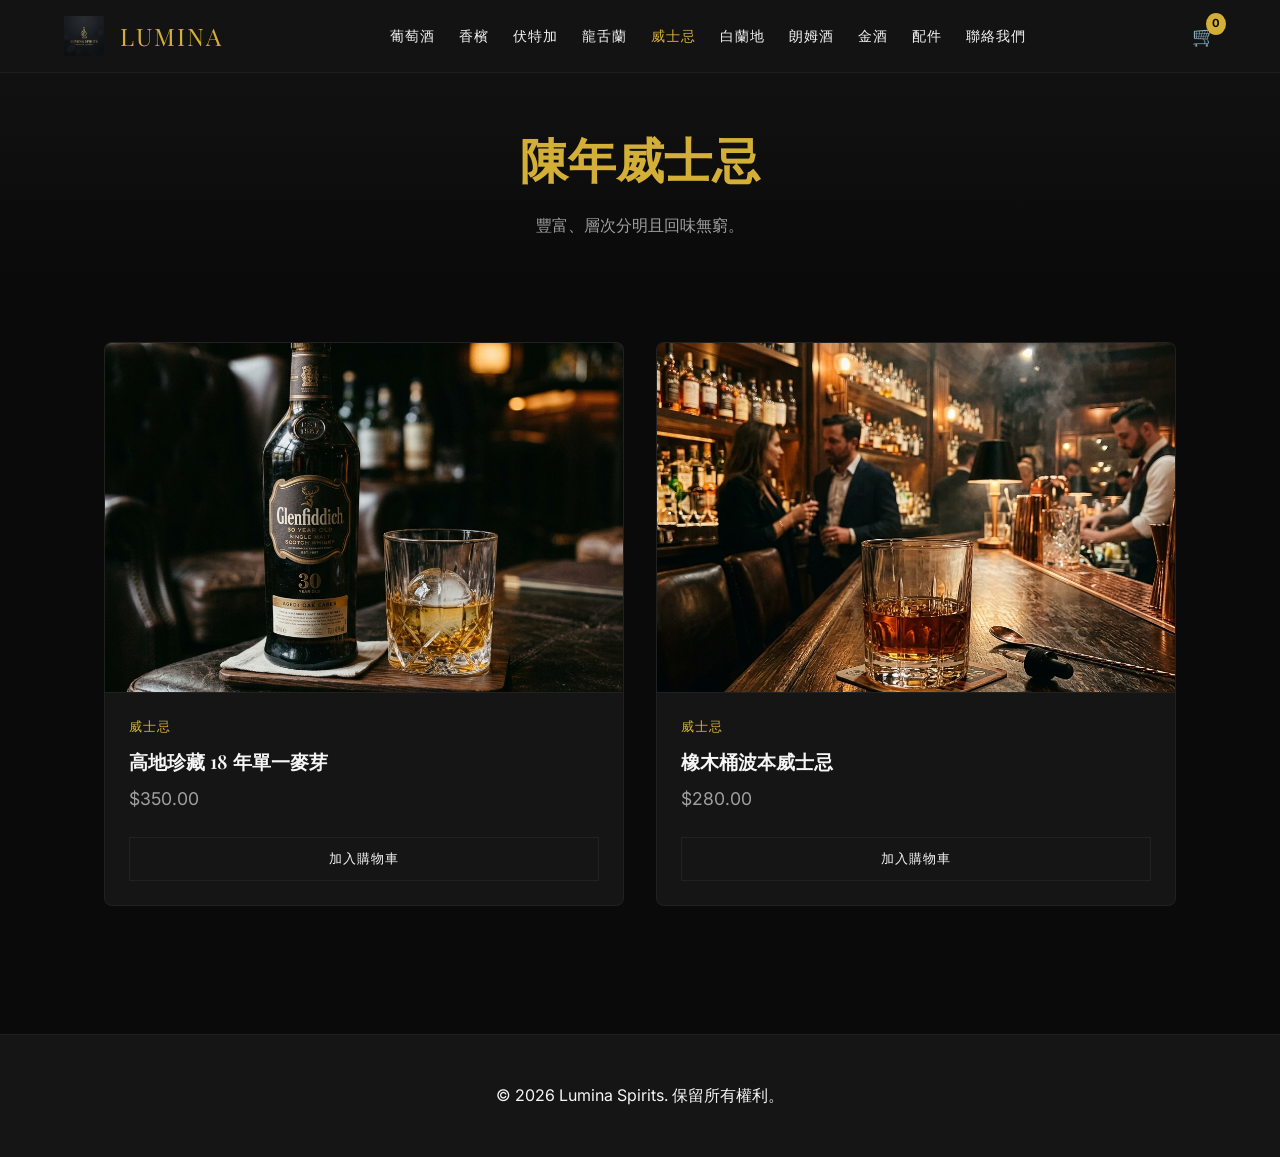
<file: whiskey.html>
<!DOCTYPE html>
<html lang="zh-TW">
<head>
    <meta charset="UTF-8">
    <meta name="viewport" content="width=device-width, initial-scale=1.0">
    <title>陳年威士忌 | Lumina Spirits</title>
    <meta name="description" content="探索稀有且經過陳釀的威士忌系列。">
    <link rel="stylesheet" href="index.css">
</head>
<body>
    <nav class="navbar">
        <a href="index.html" class="nav-brand">
            <img src="assets/images/liquor_logo.png" alt="Lumina Spirits">
            <span>LUMINA</span>
        </a>
        <ul class="nav-links">
            <li><a href="wine.html">葡萄酒</a></li>
            <li><a href="champagne.html">香檳</a></li>
            <li><a href="vodka.html">伏特加</a></li>
            <li><a href="tequila.html">龍舌蘭</a></li>
            <li><a href="whiskey.html" style="color: var(--accent-gold);">威士忌</a></li>
            <li><a href="brandy.html">白蘭地</a></li>
            <li><a href="rum.html">朗姆酒</a></li>
            <li><a href="gin.html">金酒</a></li>
            <li><a href="accessories.html">配件</a></li>
            <li><a href="contact.html">聯絡我們</a></li>
        </ul>
        <div class="nav-icons">
            <div class="cart-icon">🛒<span class="cart-count">0</span></div>
        </div>
    </nav>

    <header class="page-header">
        <h1 class="animate-on-scroll">陳年威士忌</h1>
        <p class="animate-on-scroll" style="color: var(--text-muted); margin-top: 1rem;">豐富、層次分明且回味無窮。</p>
    </header>

    <section class="container">
        <div class="product-grid">
            <div class="product-card">
                <img src="assets/images/whiskey_single_malt.png" alt="Highland Reserve 18" class="product-image">
                <div class="product-info">
                    <span class="product-category">威士忌</span>
                    <h3 class="product-title">高地珍藏 18 年單一麥芽</h3>
                    <p class="product-price">$350.00</p>
                    <button class="btn add-to-cart">加入購物車</button>
                </div>
            </div>
            <div class="product-card">
                <img src="assets/images/whiskey_bourbon.png" alt="Oak Barrel Bourbon" class="product-image">
                <div class="product-info">
                    <span class="product-category">威士忌</span>
                    <h3 class="product-title">橡木桶波本威士忌</h3>
                    <p class="product-price">$280.00</p>
                    <button class="btn add-to-cart">加入購物車</button>
                </div>
            </div>
        </div>
    </section>

    <footer>
        <div class="footer-content">
            <p>&copy; 2026 Lumina Spirits. 保留所有權利。</p>
        </div>
    </footer>

    <script src="main.js"></script>
</body>
</html>
</file>
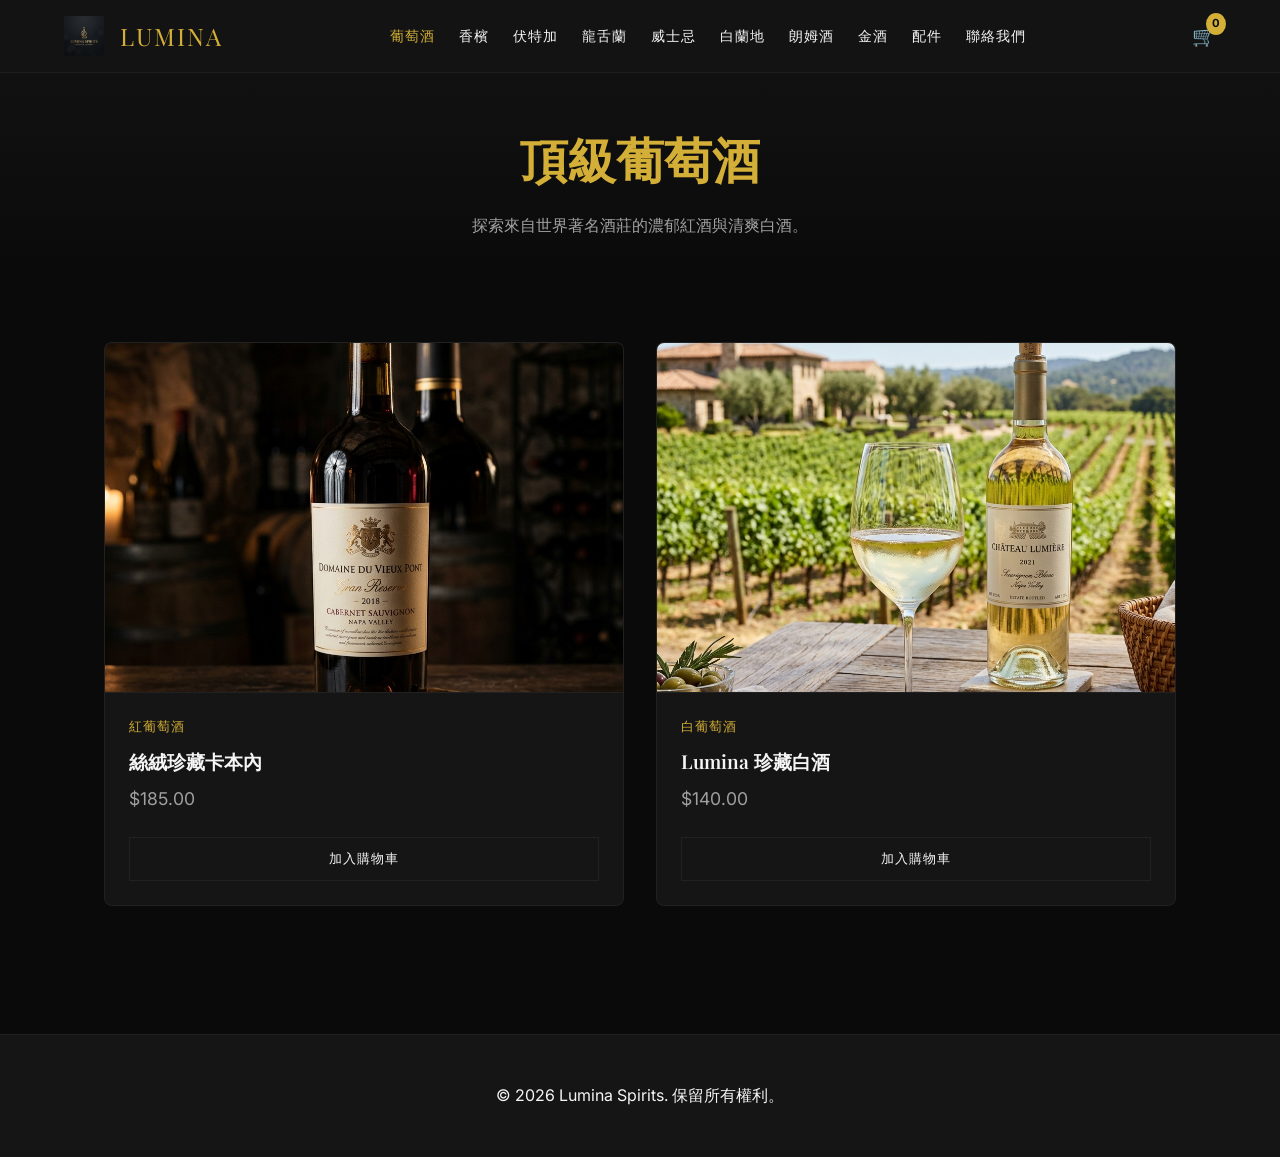
<file: wine.html>
<!DOCTYPE html>
<html lang="zh-TW">
<head>
    <meta charset="UTF-8">
    <meta name="viewport" content="width=device-width, initial-scale=1.0">
    <title>頂級葡萄酒 | Lumina Spirits</title>
    <meta name="description" content="探索我們精心挑選的頂級紅葡萄酒與白葡萄酒系列。">
    <link rel="stylesheet" href="index.css">
</head>
<body>
    <nav class="navbar">
        <a href="index.html" class="nav-brand">
            <img src="assets/images/liquor_logo.png" alt="Lumina Spirits">
            <span>LUMINA</span>
        </a>
        <ul class="nav-links">
            <li><a href="wine.html" style="color: var(--accent-gold);">葡萄酒</a></li>
            <li><a href="champagne.html">香檳</a></li>
            <li><a href="vodka.html">伏特加</a></li>
            <li><a href="tequila.html">龍舌蘭</a></li>
            <li><a href="whiskey.html">威士忌</a></li>
            <li><a href="brandy.html">白蘭地</a></li>
            <li><a href="rum.html">朗姆酒</a></li>
            <li><a href="gin.html">金酒</a></li>
            <li><a href="accessories.html">配件</a></li>
            <li><a href="contact.html">聯絡我們</a></li>
        </ul>
        <div class="nav-icons">
            <div class="cart-icon">🛒<span class="cart-count">0</span></div>
        </div>
    </nav>

    <header class="page-header">
        <h1 class="animate-on-scroll">頂級葡萄酒</h1>
        <p class="animate-on-scroll" style="color: var(--text-muted); margin-top: 1rem;">探索來自世界著名酒莊的濃郁紅酒與清爽白酒。</p>
    </header>

    <section class="container">
        <div class="product-grid">
            <div class="product-card">
                <img src="assets/images/wine_red.png" alt="Velvet Reserve Red Wine" class="product-image">
                <div class="product-info">
                    <span class="product-category">紅葡萄酒</span>
                    <h3 class="product-title">絲絨珍藏卡本內</h3>
                    <p class="product-price">$185.00</p>
                    <button class="btn add-to-cart">加入購物車</button>
                </div>
            </div>
            <div class="product-card">
                <img src="assets/images/wine_white.png" alt="Lumina White Blend" class="product-image">
                <div class="product-info">
                    <span class="product-category">白葡萄酒</span>
                    <h3 class="product-title">Lumina 珍藏白酒</h3>
                    <p class="product-price">$140.00</p>
                    <button class="btn add-to-cart">加入購物車</button>
                </div>
            </div>
        </div>
    </section>

    <footer>
        <div class="footer-content">
            <p>&copy; 2026 Lumina Spirits. 保留所有權利。</p>
        </div>
    </footer>

    <script src="main.js"></script>
</body>
</html>
</file>
<file: index.css>
@import url('https://fonts.googleapis.com/css2?family=Inter:wght@300;400;500;600&family=Playfair+Display:ital,wght@0,400;0,600;0,700;1,400&display=swap');

:root {
    --bg-dark: #0a0a0a;
    --bg-card: #151515;
    --text-main: #f5f5f5;
    --text-muted: #a0a0a0;
    --accent-gold: #d4af37;
    --accent-gold-hover: #f1c40f;
    --glass-bg: rgba(20, 20, 20, 0.7);
    --glass-border: rgba(255, 255, 255, 0.05);
}

* {
    margin: 0;
    padding: 0;
    box-sizing: border-box;
}

body {
    font-family: 'Inter', sans-serif;
    background-color: var(--bg-dark);
    color: var(--text-main);
    line-height: 1.6;
    overflow-x: hidden;
}

h1, h2, h3, h4, h5, h6 {
    font-family: 'Playfair Display', serif;
    font-weight: 600;
}

a {
    text-decoration: none;
    color: inherit;
    transition: color 0.3s ease;
}

a:hover {
    color: var(--accent-gold);
}

/* Navbar */
.navbar {
    position: fixed;
    top: 0;
    width: 100%;
    background: var(--glass-bg);
    backdrop-filter: blur(10px);
    -webkit-backdrop-filter: blur(10px);
    border-bottom: 1px solid var(--glass-border);
    z-index: 1000;
    display: flex;
    justify-content: space-between;
    align-items: center;
    padding: 1rem 5%;
}

.nav-brand {
    display: flex;
    align-items: center;
    gap: 1rem;
}

.nav-brand img {
    height: 40px;
}

.nav-brand span {
    font-family: 'Playfair Display', serif;
    font-size: 1.5rem;
    color: var(--accent-gold);
    letter-spacing: 2px;
}

.nav-links {
    display: flex;
    gap: 1.5rem;
    list-style: none;
}

.nav-links li a {
    font-size: 0.9rem;
    text-transform: uppercase;
    letter-spacing: 1px;
}

.nav-icons {
    display: flex;
    gap: 1rem;
    font-size: 1.2rem;
    cursor: pointer;
}

.cart-icon {
    position: relative;
}

.cart-count {
    position: absolute;
    top: -8px;
    right: -10px;
    background: var(--accent-gold);
    color: var(--bg-dark);
    font-size: 0.7rem;
    font-weight: bold;
    padding: 2px 6px;
    border-radius: 50%;
}

/* Hero Section */
.hero {
    height: 100vh;
    display: flex;
    align-items: center;
    justify-content: center;
    text-align: center;
    background: linear-gradient(rgba(10, 10, 10, 0.8), rgba(10, 10, 10, 0.9)), url('./assets/images/champagne_bottle.png') center/cover no-repeat;
    padding: 0 20px;
    margin-top: 0;
}

.hero-content h1 {
    font-size: 4rem;
    margin-bottom: 1rem;
    animation: fadeInUp 1s ease-out;
}

.hero-content p {
    font-size: 1.2rem;
    color: var(--text-muted);
    margin-bottom: 2rem;
    max-width: 600px;
    margin-inline: auto;
    animation: fadeInUp 1s ease-out 0.2s both;
}

.btn {
    display: inline-block;
    padding: 0.8rem 2rem;
    background: transparent;
    color: var(--accent-gold);
    border: 1px solid var(--accent-gold);
    text-transform: uppercase;
    letter-spacing: 2px;
    font-size: 0.9rem;
    transition: all 0.3s ease;
    cursor: pointer;
}

.btn:hover {
    background: var(--accent-gold);
    color: var(--bg-dark);
}

.btn-primary {
    background: var(--accent-gold);
    color: var(--bg-dark);
}

.btn-primary:hover {
    background: transparent;
    color: var(--accent-gold);
}

/* Page Header */
.page-header {
    padding: 120px 5% 40px;
    text-align: center;
    background: linear-gradient(180deg, rgba(20,20,20,1) 0%, var(--bg-dark) 100%);
}

.page-header h1 {
    font-size: 3rem;
    color: var(--accent-gold);
}

/* Product Grid */
.container {
    max-width: 1200px;
    margin: 0 auto;
    padding: 4rem 5%;
}

.section-title {
    text-align: center;
    font-size: 2.5rem;
    margin-bottom: 3rem;
    color: var(--accent-gold);
}

.product-grid {
    display: grid;
    grid-template-columns: repeat(auto-fit, minmax(280px, 1fr));
    gap: 2rem;
}

.product-card {
    background: var(--bg-card);
    border: 1px solid var(--glass-border);
    border-radius: 8px;
    overflow: hidden;
    transition: transform 0.3s ease, box-shadow 0.3s ease;
    cursor: pointer;
    display: flex;
    flex-direction: column;
}

.product-card:hover {
    transform: translateY(-10px);
    box-shadow: 0 10px 30px rgba(0, 0, 0, 0.5);
    border-color: var(--accent-gold);
}

.product-image {
    width: 100%;
    height: 350px;
    object-fit: cover;
    border-bottom: 1px solid var(--glass-border);
}

.product-info {
    padding: 1.5rem;
    flex-grow: 1;
    display: flex;
    flex-direction: column;
}

.product-category {
    font-size: 0.8rem;
    color: var(--accent-gold);
    text-transform: uppercase;
    letter-spacing: 1px;
    margin-bottom: 0.5rem;
}

.product-title {
    font-size: 1.2rem;
    margin-bottom: 0.5rem;
}

.product-price {
    font-size: 1.1rem;
    color: var(--text-muted);
    margin-bottom: 1.5rem;
    flex-grow: 1;
}

.add-to-cart {
    width: 100%;
    padding: 0.8rem;
    background: transparent;
    color: var(--text-main);
    border: 1px solid var(--glass-border);
    cursor: pointer;
    transition: all 0.3s ease;
    text-transform: uppercase;
    letter-spacing: 1px;
    font-size: 0.8rem;
}

.product-card:hover .add-to-cart {
    border-color: var(--accent-gold);
}

.add-to-cart:hover {
    background: var(--accent-gold);
    color: var(--bg-dark);
}

/* Product Detail Page */
.product-detail-container {
    display: grid;
    grid-template-columns: 1fr 1fr;
    gap: 4rem;
    margin-top: 100px;
    align-items: center;
}

@media (max-width: 768px) {
    .product-detail-container {
        grid-template-columns: 1fr;
    }
}

.product-detail-image img {
    width: 100%;
    border-radius: 8px;
    box-shadow: 0 10px 30px rgba(0,0,0,0.5);
}

.product-detail-info h1 {
    font-size: 2.5rem;
    margin-bottom: 1rem;
}

.product-detail-info .price {
    font-size: 1.5rem;
    color: var(--accent-gold);
    margin-bottom: 2rem;
}

.product-detail-info p {
    color: var(--text-muted);
    margin-bottom: 2rem;
    font-size: 1.1rem;
}

/* Contact Page */
.contact-container {
    max-width: 600px;
    margin: 0 auto;
}

.contact-form {
    display: flex;
    flex-direction: column;
    gap: 1.5rem;
}

.form-group {
    display: flex;
    flex-direction: column;
    gap: 0.5rem;
}

.form-group label {
    font-size: 0.9rem;
    color: var(--accent-gold);
}

.form-group input, .form-group textarea {
    padding: 1rem;
    background: var(--bg-card);
    border: 1px solid var(--glass-border);
    color: var(--text-main);
    font-family: inherit;
    border-radius: 4px;
}

.form-group input:focus, .form-group textarea:focus {
    outline: none;
    border-color: var(--accent-gold);
}

/* Footer */
footer {
    background: var(--bg-card);
    padding: 3rem 5%;
    text-align: center;
    border-top: 1px solid var(--glass-border);
    margin-top: 4rem;
}

.footer-content {
    display: flex;
    flex-direction: column;
    align-items: center;
    gap: 1.5rem;
}

.social-links {
    display: flex;
    gap: 1.5rem;
    font-size: 1.5rem;
}

/* Animations */
.animate-on-scroll {
    opacity: 0;
    transform: translateY(30px);
    transition: opacity 0.8s ease, transform 0.8s ease;
}

.animate-on-scroll.visible {
    opacity: 1;
    transform: translateY(0);
}

@keyframes fadeInUp {
    from {
        opacity: 0;
        transform: translateY(20px);
    }
    to {
        opacity: 1;
        transform: translateY(0);
    }
}
</file>
